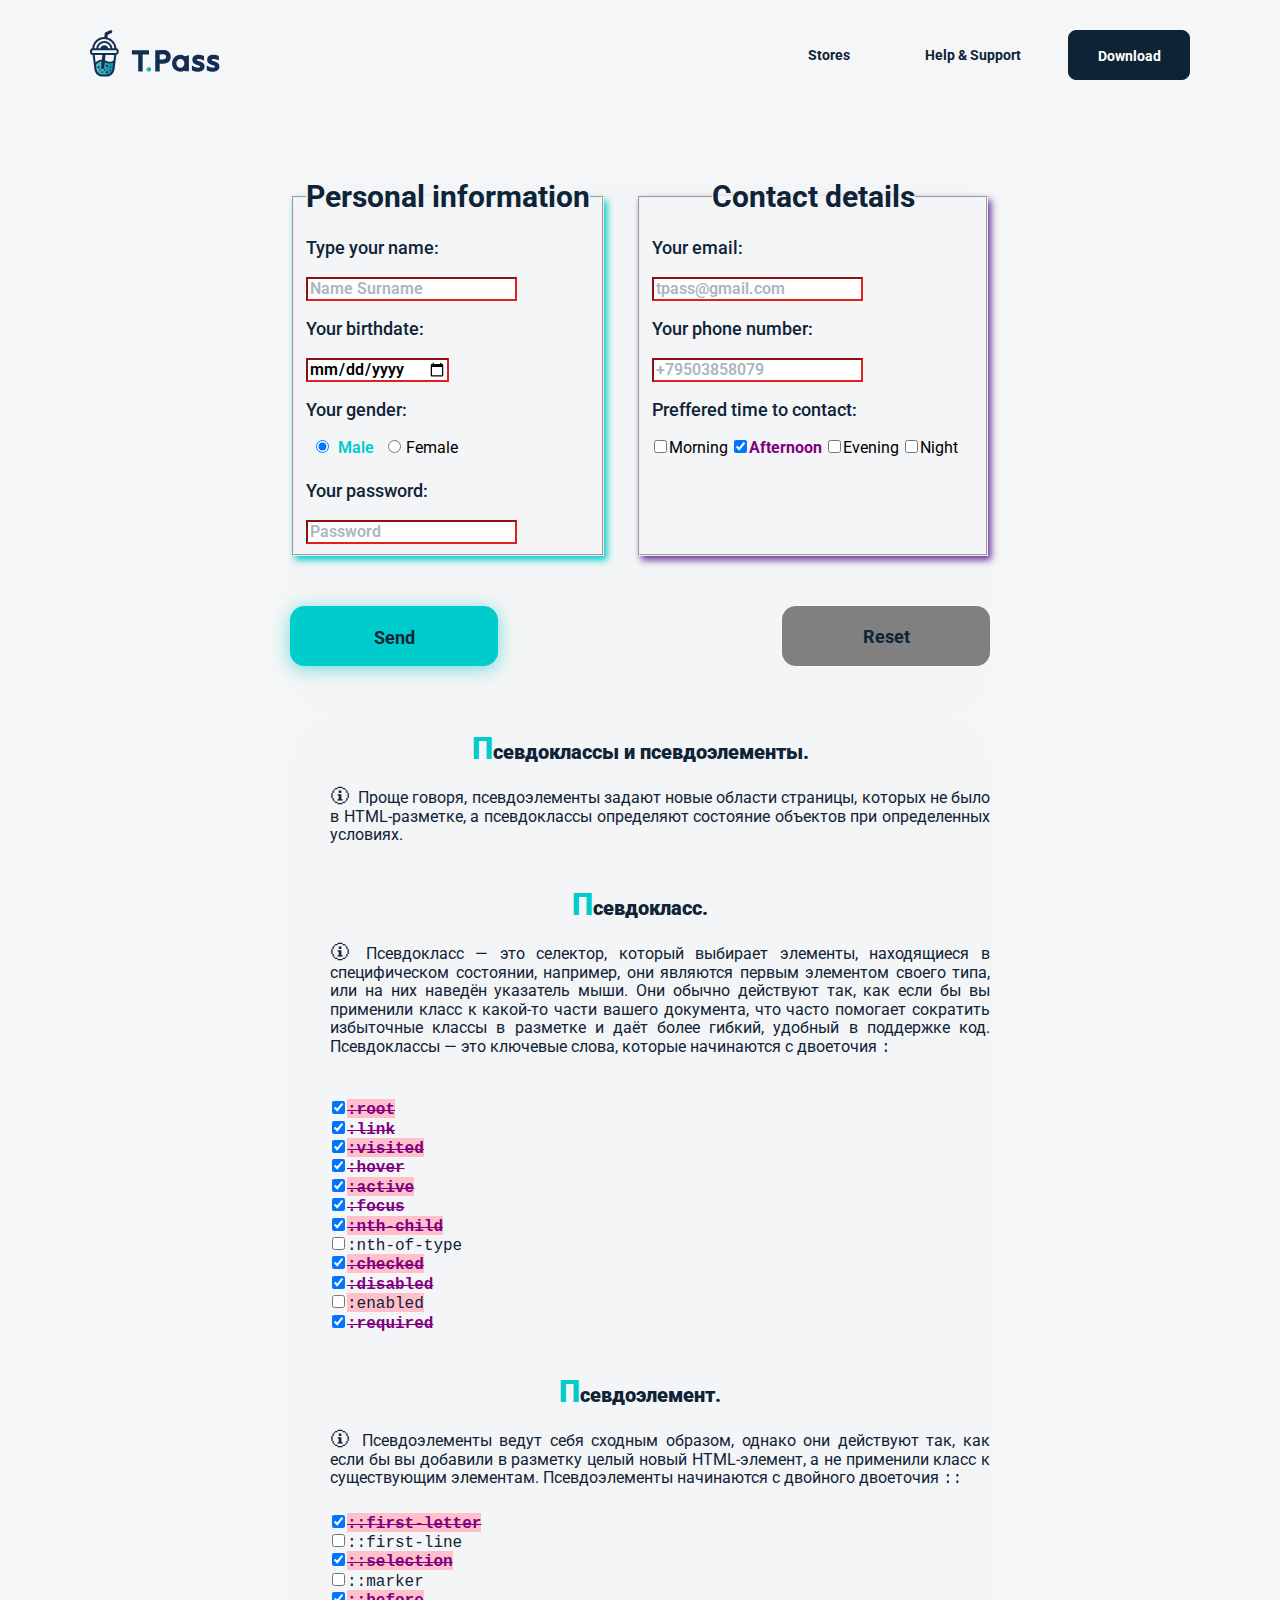
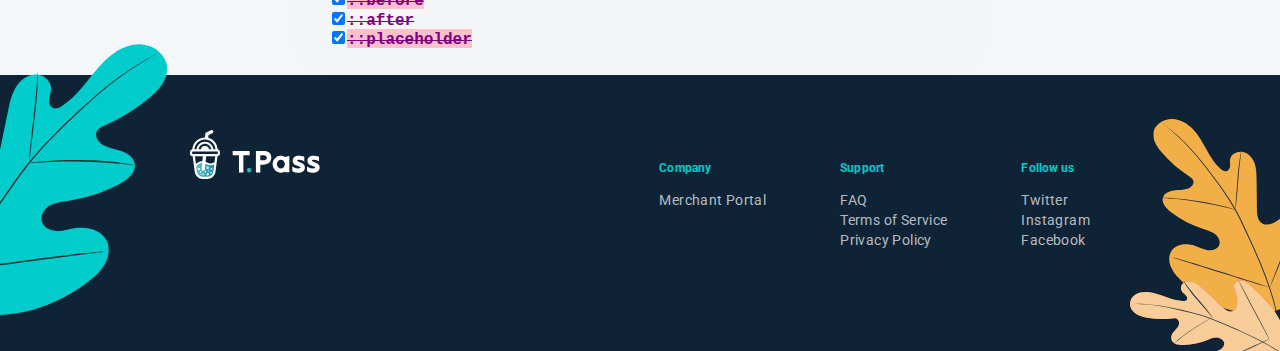
<file: form.html>
<!DOCTYPE html>
<html lang="en">

<head>
    <meta charset="UTF-8">
    <meta http-equiv="X-UA-Compatible" content="IE=edge">
    <meta name="viewport" content="width=device-width, initial-scale=1.0">
    <link rel="stylesheet" href="css/style.css">
    <link rel="stylesheet" href="css/form.css">
    <title>Форма</title>
</head>

<body>
    <header class="header">
        <div class="content-wrapper">
            <div class="header__wrapper">
                <a href="index.html" class="header__logo logo">
                    <img src="images/tpasslogo.svg" alt="tpass-logo" class="logo__img">
                </a>
                <nav class="header__navigation navigation">
                    <ul class="navigation__list list">
                        <li class="list__item"><a href="#" class="navigation__link">Stores</a></li>
                        <li class="list__item"><a href="#" class="navigation__link">Help & Support</a></li>
                        <li class="list__item"><a href="#"
                                class="navigation__link navigation__link--download">Download</a></li>
                    </ul>
                </nav>
            </div>
        </div>
    </header>
    <main>
        <div class="form-wrapper">
            <form action="//httpbin.org/post" method="post" class="form">
                <fieldset class="form__personal-info">
                    <legend class="form__legend"> Personal information </legend>
                    <p class="form__text">Type your name:</p><label><input class="form__input" type="text" name="name"
                            placeholder="Name Surname" required>
                    </label>
                    <p class="form__text">Your birthdate:</p><label><input class="form__input" type="date"
                            name="birth-date" required></label>
                    <p class="form__text">Your gender:</p><input class="form__input-radio" type="radio" name="sex"
                        value="man" id="male" checked> <label for="male">Male</label>
                    <input type="radio" class="form__input-radio" name="sex" value="woman" id="female"><label
                        for="female">Female</label>
                    <p class="form__text">Your password:</p><label><input class="form__input" type="password"
                            name="password" placeholder="Password" required></label>
                </fieldset>
                <fieldset class="form__contact-details">
                    <legend class="form__legend"> Contact details </legend>
                    <p class="form__text"><label for="mail">Your email:</label></p><input class="form__input" id="mail"
                        type="email" name="email" placeholder="tpass@gmail.com" required>
                    <p class="form__text"><label for="phone">Your phone number:</label></p><input class="form__input"
                        type="tel" name="phone-number" id="phone" placeholder="+79503858079" required>
                    <div class="form__checkbox-section">
                        <p class="form__text">Preffered time to contact:</p><input class="form__input-checkbox"
                            type="checkbox" name="time" value="morning" id="morning"><label
                            for="morning">Morning</label>
                        <input class="form__input-checkbox" type="checkbox" name="time" value="afternoon" id="afternoon"
                            checked><label for="afternoon">Afternoon</label>
                        <input class="form__input-checkbox" type="checkbox" name="time" value="evening"
                            id="evening"><label for="evening">Evening</label>
                        <input class="form__input-checkbox" type="checkbox" name="time" value="night" id="night"><label
                            for="night">Night</label>
                    </div>
                </fieldset>
                <div class="btn-wrapper">
                    <button type="submit" class="btn btn-send">Send</button>
                    <button type="reset" class="btn btn-disabled" disabled>Reset</button>
                </div>
            </form>
        </div>
        <div class="form-wrapper">
            <form action="//httpbin.org/post" method="post" class="form definitions">
                <dl class="form__datalist datalist">
                    <dt class="datalist__term term">Псевдоклассы и псевдоэлементы.</dt><br>
                    <dd class="term__definition">Проще говоря, псевдоэлементы задают новые области страницы, которых не
                        было в HTML-разметке, а
                        псевдоклассы определяют состояние объектов при определенных условиях.</dd> <br>
                    <dt class="datalist__term term">Псевдокласс.</dt> <br>
                    <dd class="term__definition">Псевдокласс — это селектор, который выбирает элементы, находящиеся в
                        специфическом состоянии,
                        например, они являются первым элементом своего типа, или на них наведён указатель мыши. Они
                        обычно действуют так, как если бы вы применили класс к какой-то части вашего документа, что
                        часто помогает сократить избыточные классы в разметке и даёт более гибкий, удобный в поддержке
                        код. Псевдоклассы — это ключевые слова, которые начинаются с двоеточия <code>:</code></dd> <br>
                    <div class="form__checkbox-section checkbox-section">
                        <input checked class="form__input-checkbox" type="checkbox" name="pseudoclass" value="root"
                            id="root"><label for="root"><code>:root</code></label><br>
                        <input checked class="form__input-checkbox" type="checkbox" name="pseudoclass" value="links"
                            id="links"><label for="links"><code>:link</code></label><br>
                        <input checked class="form__input-checkbox" type="checkbox" name="pseudoclass" value="visited"
                            id="visited"><label for="visited"><code>:visited</code></label><br>
                        <input checked class="form__input-checkbox" type="checkbox" name="pseudoclass" value="hover"
                            id="hover"><label for="hover"><code>:hover</code></label><br>
                        <input checked class="form__input-checkbox" type="checkbox" name="pseudoclass" value="active"
                            id="active"><label for="active"><code>:active</code></label><br>
                        <input checked class="form__input-checkbox" type="checkbox" name="pseudoclass" value="focus"
                            id="focus"><label for="focus"><code>:focus</code></label><br>
                        <input checked class="form__input-checkbox" type="checkbox" name="pseudoclass"
                            value="childgroup" id="childgroup"><label
                            for="childgroup"><code>:nth-child</code></label><br>
                        <input class="form__input-checkbox" type="checkbox" name="pseudoclass" value="typegroup"
                            id="typegroup"><label for="typegroup"><code>:nth-of-type</code></label><br>
                        <input checked class="form__input-checkbox" type="checkbox" name="pseudoclass" value="checked"
                            id="checked"><label for="checked"><code>:checked</code></label><br>
                        <input checked class="form__input-checkbox" type="checkbox" name="pseudoclass" value="disabled"
                            id="disabled"><label for="disabled"><code>:disabled</code></label><br>
                        <input class="form__input-checkbox" type="checkbox" name="pseudoclass" value="enabled"
                            id="enabled"><label for="enabled"><code>:enabled</code></label><br>
                        <input checked class="form__input-checkbox" type="checkbox" name="pseudoclass" value="required"
                            id="required"><label for="required"><code>:required</code></label><br>
                    </div>
                </dl>
                <dl class="form__datalist datalist">
                    <dt class="datalist__term term">Псевдоэлемент.</dt> <br>
                    <dd class="term__definition">Псевдоэлементы ведут себя сходным образом, однако они действуют так,
                        как если бы вы добавили в
                        разметку целый новый HTML-элемент, а не применили класс к существующим элементам. Псевдоэлементы
                        начинаются с двойного двоеточия <code>::</code></dd>
                    <div class="form__checkbox-section checkbox-section">
                        <input class="form__input-checkbox" type="checkbox" name="pseudoelement" value="fletter"
                            id="fletter" checked><label for="fletter"><code>::first-letter</code></label><br>
                        <input class="form__input-checkbox" type="checkbox" name="pseudoelement" value="fline"
                            id="fline"><label for="fline"><code>::first-line</code></label><br>
                        <input class="form__input-checkbox" type="checkbox" name="pseudoelement" value="slct" id="slct"
                            checked><label for="slct"><code>::selection</code></label><br>
                        <input class="form__input-checkbox" type="checkbox" name="pseudoelement" value="markr"
                            id="markr"><label for="markr"><code>::marker</code></label><br>
                        <input class="form__input-checkbox" type="checkbox" name="pseudoelement" value="bfr" id="bfr"
                            checked><label for="bfr"><code>::before</code></label><br>
                        <input class="form__input-checkbox" type="checkbox" name="pseudoelement" value="aftr" id="aftr"
                            checked><label for="aftr"><code>::after</code></label><br>
                        <input class="form__input-checkbox" type="checkbox" name="pseudoelement" value="plchldr"
                            id="plchldr" checked><label for="plchldr"><code>::placeholder</code></label><br>
                    </div>
                </dl>
            </form>
        </div>
    </main>
    <footer class="footer">
        <img src="images/leaf.svg" alt="leaf" class="leaf">
        <img src="images/leaves.svg" alt="leaves" class="leaves">
        <div class="footer-wrapper">
            <a class="footer__logo logo" href="#">
                <img src="images/icons/tpass-white.svg" alt="logo" class="footer-logo-img">
            </a>
            <div class="footer-list-wrapper">
                <ul class="footer__list">
                    <li>
                        <p class="footer__heading">Company</p>
                    </li>
                    <li><a href="#" class="footer__link">Merchant Portal</a></li>
                </ul>
                <ul class="footer__list">
                    <li>
                        <p class="footer__heading">Support</p>
                    </li>
                    <li><a href="#" class="footer__link">FAQ</a>
                    </li>
                    <li><a href="#" class="footer__link">Terms of Service</a>
                    </li>
                    <li><a href="#" class="footer__link">Privacy Policy</a>
                    </li>
                </ul>
                <ul class="footer__list">
                    <li>
                        <p class="footer__heading">Follow us</p>
                    </li>
                    <li><a href="#" class="footer__link">Twitter</a>
                    </li>
                    <li><a href="#" class="footer__link">Instagram</a>
                    </li>
                    <li><a href="#" class="footer__link">Facebook</a>
                    </li>
                </ul>
            </div>
        </div>
    </footer>
</body>

</html>
</file>
<file: css/form.css>
html,
body {
    height: 100%;
}

body {
    background: var(--grey-bg);
}

::selection {
    background-color: var(--bright-text);
    color: purple;
}

::placeholder {
    color: var(--grey-txt);
    opacity: 0.5;
}

input[type="checkbox"]:checked+label {
    color: purple;
    font-weight: 700;
}

.datalist input[type="checkbox"]:checked+label {
    text-decoration: line-through;
    font-weight: 700;
}

input[type="radio"]:checked+label {
    color: var(--bright-text);
    font-weight: 600;
}

input:focus {
    box-shadow: inset var(--bright-text) 2px 2px 10px;
}

/*input:not(:placeholder-shown) {
    border-color: hsl(0, 76%, 50%);
}*/

/* Show green borders when valid */
input:valid {
    border-color: hsl(120, 76%, 50%);
}


:required {
    border-color: hsl(0, 76%, 50%);
}

input[type="radio"]:focus {
    box-shadow: none;
}

body>footer {
    position: sticky;
    top: 100vh;
}

input {
    display: inline-block;
    font-weight: 600;
}

header {
    margin-bottom: 100px;
}

.footer {
    position: sticky
}

.form {
    display: flex;
    flex-wrap: wrap;
    justify-content: space-between;
}

.form-wrapper {
    margin-bottom: 100px;
    width: 700px;
    margin: 0 auto;
    background: #F4F5F6;
    border-radius: 50px;
}

.btn-wrapper {
    display: flex;
    justify-content: space-between;
    margin-bottom: 50px;
    width: 700px;
    margin-top: 50px;
}

.btn {
    width: 208px;
    height: 60px;
    font-weight: bold;
    font-size: 18px;
    line-height: 60px;
    color: var(--dark-text);
    display: block;
    border: 1px solid var(--bright-text);
    box-shadow: 0px 3px 18px rgba(0, 201, 201, 0.55);
    border-radius: 14px;
    background: var(--bright-text);
    transition: background-color 0.15s ease-in-out, border-color 0.15s ease-in-out, box-shadow 0.15s ease-in-out;
    text-align: center;
}

.btn-send:hover {
    background: var(--dark-text);
    color: white;
    border: 1px solid var(--dark-text);
    box-shadow: 0px 3px 18px var(--dark-text);
    background: var(--dark-text);
}

.form__legend {
    font-size: 30px;
    font-weight: 700;
    text-align: center;
    color: var(--dark-text)
}

.form__text {
    font-weight: 500;
    font-size: 18px;
    color: var(--dark-text)
}

.form__input-checkbox {
    font-weight: 500;
    font-size: 18px;
    margin-left: 2px;
}

.checkbox-section {
    margin-bottom: 10px;
    padding-left: 40px;
}

.form__input-checkbox {
    margin-right: 2px;
}

.btn-disabled {
    background: grey;
    border: none;
    box-shadow: none;
}

.form__input-radio {
    margin-bottom: 10px;
    display: inline-block;
    margin-right: 5px;
    margin-left: 10px;
}

.form__contact-details {
    width: 350px;
    box-shadow: 3px 4px 7px rebeccapurple;
}

.form__personal-info{
    box-shadow: 3px 4px 7px var(--bright-text);
}

.term {
    font-weight: 500;
    text-align: center;
}

dl {
    color: var(--dark-text);
}

dt.term {
    text-align: center;
    font-weight: 900;
    font-size: 20px;
}

dt::first-letter {
    font-size: 30px;
    color: var(--bright-text);
}

dd::before {
    content: "🛈";
    margin-right: 8px;
    font-size: 20px;
    font-weight: 500;
}

.term__definition {
    text-align: justify;
    margin-bottom: 25px;
}

.datalist .form__input-checkbox:nth-child(2n),
.datalist label:nth-child(2n) {
    background: pink;
}
</file>
<file: css/style.css>
@import url("normalize.css");
@import url('https://fonts.googleapis.com/css2?family=Roboto:ital,wght@0,100;0,300;0,400;0,500;0,700;0,900;1,100;1,300;1,400;1,500;1,700;1,900&display=swap');

:root {
    --dark-text: #0F2336;
    --bright-text: rgba(0, 204, 204, 1);
    --grey-bg: #F5F6F7;
    --grey-txt: #576D81;
}

input:focus {
    box-shadow: inset var(--bright-text) 2px 2px 10px;
}

button {
    cursor: pointer;
}

body {
    font-family: "Roboto";
    box-sizing: border-box;
}

.visually-hidden {
    position: absolute;
    clip: rect(0, 0, 0, 0);
    width: 1px;
    height: 1px;
    margin: -1px;
}

::selection {
    color: purple;
    background-color: var(--bright-text);
}

ul li {
    list-style-type: none;
}

ul {
    padding-inline-start: 0px;
}

a {
    text-decoration: none;
    color: black;
}

.header {
    width: 100%;
    background: var(--grey-bg);
}

.header__logo {
    display: inline-block;
    height: 50px;
}

.logo__img {
    width: 130px;
    height: 47px;
}

.header__wrapper {
    width: 1100px;
    margin: 0 auto;
    padding-top: 30px;
    display: flex;
    justify-content: space-between;
}

.header__navigation {
    display: inline-block;
}

.navigation__list {
    display: inline-flex;
    gap: 17px;
    margin: 0px;
}

.list__item {
    text-align: center;
}

.list__item:first-child {
    width: 97px;
    height: 50px;
    padding-top: 16px;
}

.list__item:nth-child(2) {
    width: 157px;
    height: 50px;
    padding-top: 16px;
}

.list__item:last-child {
    width: 122px;
    height: 50px;
}

.header .navigation__link {
    font-style: normal;
    font-weight: bold;
    font-size: 14px;
    line-height: 17px;
    color: var(--dark-text);
}

.header .navigation__link:hover {
    color: var(--bright-text);
    transition: color 0.2s ease-in-out;
}

.header .navigation__link--download {
    width: 122px;
    height: 50px;
    line-height: 50px;
    display: block;
    background: var(--dark-text);
    border: 1px solid var(--dark-text);
    border-radius: 8px;
    color: #FFFFFF;
    transition: color 0.15s ease-in-out, background-color 0.15s ease-in-out, border-color 0.15s ease-in-out, box-shadow 0.15s ease-in-out;
}


.header .navigation__link--download:hover {
    background: var(--bright-text);
    color: var(--dark-text);
    border: 1px solid var(--bright-text);
    border-radius: 8px;
}

/*promo*/

.promo-wrapper {
    background: var(--grey-bg);
    min-height: 620px;
    border: solid var(--grey-bg) 1px;
    margin-bottom: 100px;
}

.promo {
    width: 1100px;
    margin: 0 auto;
    min-height: 436px;
    position: relative;
    z-index: 5;
}

.promo__slogan-wrapper {
    width: 480px;
}

.promo__slogan {
    font-size: 55px;
    font-weight: 700;
    line-height: 76px;
    text-align: left;
    margin-top: 100px;
    color: var(--dark-text);
    display: inline-block;
}

.txt-blue {
    color: var(--bright-text);
}

.txt-orange {
    color: #F3AF47;
}

.promo__link {
    width: 208px;
    height: 60px;
    font-weight: bold;
    font-size: 18px;
    line-height: 60px;
    color: var(--dark-text);
    display: block;
    border: 1px solid var(--bright-text);
    box-shadow: 0px 3px 18px rgba(0, 201, 201, 0.55);
    border-radius: 14px;
    background: var(--bright-text);
    transition: background-color 0.15s ease-in-out, border-color 0.15s ease-in-out, box-shadow 0.15s ease-in-out;
    text-align: center;
    margin-bottom: 50px;
}

.promo__link::after {
    content: url("../images/icons/mini-arrow.svg");
    padding-left: 8px;
    vertical-align: -3px;
}

.happy-clients {
    position: absolute;
    width: 793px;
    left: 377px;
    top: 50px;
    z-index: -1;
    bottom: 0;
}

.promo__link:hover {
    background: var(--dark-text);
    color: white;
    border: 1px solid var(--dark-text);
    box-sizing: border-box;
    box-shadow: 0px 3px 18px var(--dark-text);
    border-radius: 14px;
    background: var(--dark-text);
}

a.number-form__submit {
    line-height: 55px;
}

.promo__link:hover::after {
    content: url("../images/icons/mini-arrow-white.svg");
    padding-left: 8px;
    vertical-align: -3px;
}

/*advantages*/

.advantages {
    max-width: 1100px;
    margin: 0 auto;
}

.advantages__list {
    display: flex;
    gap: 95px;
    margin-bottom: 150px;
}

.advantages__item p {
    display: inline-block;
    width: 286px;
    margin-top: 0;

}

.advantages__item {
    min-height: 255px;
}

.advantages__item--loading {
    position: absolute;
    background-color: #fff;
    width: 290px;
    min-height: 255px;
    z-index: 1;
    animation: fade 10s both;
}

.advantages__item--loading .loader {
    position: absolute;
    left: 0;
    right: 0;
    top: 0;
    bottom: 0;
    margin-left: auto;
    margin-right: auto;
    margin-top: auto;
    margin-bottom: auto;
    width: 75px;
    height: 75px;
    border-radius: 50%;
    border: dotted;
    border-color: black;
    border-bottom-color: rgba(0, 204, 204, 1);
    border-top-color: rgba(0, 204, 204, 1);
    z-index: 2;
    animation: rotation 10s both;
}

@keyframes rotation {
    0% {
        transform: rotate(0deg);
    }

    20% {
        transform: rotate(360deg);
    }

    40% {
        transform: rotate(720deg);
    }

    60% {
        transform: rotate(1080deg);
    }

    80% {
        opacity: 1;
        transform: rotate(1440deg);
    }

    100% {
        opacity: 0;
        transform: rotate(0deg);
    }
}

@keyframes fade {
    80% {
        opacity: 1;
    }

    100% {
        opacity: 0;
    }
}

.advantages__heading {
    font-weight: bold;
    font-size: 25px;
    line-height: 32px;
    letter-spacing: 0.2px;
    color: var(--dark-text);
}

.advantages__text {
    line-height: 24px;
    color: var(--grey-txt);
}

/*information-content*/
.information {
    width: 1140px;
    min-height: 540px;
    margin: 0 auto;
    background: #F4F5F6;
    border-radius: 50px;
    margin-bottom: 221px;
    display: flex;
}

.information__content-wrapper {
    width: 414px;
    min-height: 540px;
    margin-right: 100px;
    margin-top: 97px;
    order: 3;
}

.information--reversed .information__content-wrapper {
    width: 414px;
    min-height: 540px;
    margin-right: 100px;
    margin-top: 97px;
    order: -1;
}

.information__image {
    margin-left: 38px;
    margin-top: -51px;
    height: calc(100% - 540px);
}

.information__text:first-child {
    font-size: 18px;
    line-height: 18px;
    color: #576D81;

}

.information__text {
    font-family: Roboto;
    font-size: 16px;
    line-height: 24px;
    color: #576D81;

}

.information__heading {
    display: inline-block;
    margin: 5px 0;
    font-style: normal;
    font-weight: 900;
    font-size: 40px;
    line-height: 55px;
    color: #0F2336;
    padding-right: 230px;
}

.information--reversed .information__heading {
    padding-right: 50px;
}

.info-slider {
    margin-top: 40px;
    margin-bottom: 40px;
}

.information--reversed .information__content-wrapper {
    float: left;
    margin-left: 124px;
    margin-right: 0px;
}

.bonuses {
    width: 100%;
    background-color: var(--grey-bg);
    margin-bottom: 180px;
}

.bonuses__wrapper {
    width: 1122px;
    min-height: 527px;
    margin: 0 auto;
}

.bonuses__list {
    display: inline-flex;
    flex-direction: column;
    gap: 28px;
    margin-top: -40px;
}

.bonuses__item {
    width: 455px;
    min-height: 179px;
    background: white;
    padding: 25px 0 0 25px;
    box-shadow: 0px 8px 32px rgba(15, 35, 54, 0.06);
    border-radius: 8px;

}

.bonuses__user-img {
    margin-top: -100px;
    position: absolute;
}

.bonuses__item:nth-child(even) {
    margin-left: 40px;
}

.bonuses__img {
    float: left;
    margin-right: 23px;
}

.bonuses__heading {
    margin-top: 0;
    margin-bottom: 10px;
    line-height: 50px;
    font-family: Roboto;
    font-style: normal;
    font-weight: bold;
    font-size: 25px;
    letter-spacing: 0.2px;
    color: var(--dark-text);
}

.bonuses__item p {
    padding-left: 73px;
    padding-right: 60px;
    font-family: Roboto;
    font-style: normal;
    font-weight: normal;
    font-size: 16px;
    line-height: 24px;
    color: var(--grey-txt);
    margin-top: 0px;
}

.information.information--reversed {
    margin-bottom: 150px;
}

/*#form*/
.number-form {
    margin-bottom: 131px;
}

.number-form__wrapper {
    width: 570px;
    margin: 0 auto;
    display: flex;
    flex-direction: column;
    gap: 20px;
    align-items: center;
}

.number-form__heading {
    font-weight: 900;
    font-size: 50px;
    line-height: 60px;
    text-align: center;
    color: var(--dark-text);
    margin: 0 auto;
    width: 519px;
}

.number-form__input {
    width: 394px;
    height: 55px;
    text-align: center;
    background: #F0F0F2;
    border: 1px solid #F0F0F2;
    box-sizing: border-box;
    border-radius: 6px;
}

.number-form__submit {
    width: 156px;
    height: 55px;
    background: var(--bright-text);
    border: 1px solid var(--bright-text);
    box-sizing: border-box;
    border-radius: 14px;
    font-weight: bold;
    font-size: 18px;
    line-height: 22px;
    text-align: center;
    color: var(--dark-text);
    transition: 0.15s ease-in-out;
}

.number-form__submit:hover {
    color: white;
    background: #263238;
    border: 1px solid #263238;
}

.number-form__form {
    display: flex;
    gap: 20px;
}

.number-form__links-wrapper {
    display: flex;
    justify-content: flex-start;
    width: 570px;
    gap: 24px;
}

/*footer*/
.footer {
    height: 297px;
    width: 100%;
    background: var(--dark-text);
    position: relative;
}

.footer-wrapper {
    width: 900px;
    margin: 0 auto;
    position: relative;
}

.footer-logo-img {
    position: absolute;
    top: 55px;
}

.footer-list-wrapper {
    display: flex;
    padding-top: 55px;
    justify-content: flex-end;
    gap: 74px;
}

.footer__heading {
    font-weight: bold;
    font-size: 12px;
    line-height: 20px;
    letter-spacing: 0.1px;
    color: var(--bright-text);
}

.footer__link {
    font-size: 14px;
    line-height: 20px;
    letter-spacing: 0.39px;
    color: rgba(255, 255, 255, 0.7);
    transition: 0.15s ease-in-out;
}

.footer__link:hover {
    color: #217c86;
}

.leaf {
    position: absolute;
    bottom: 30px;
}

.leaves {
    position: absolute;
    right: 0;
    bottom: 0;
}
</file>
